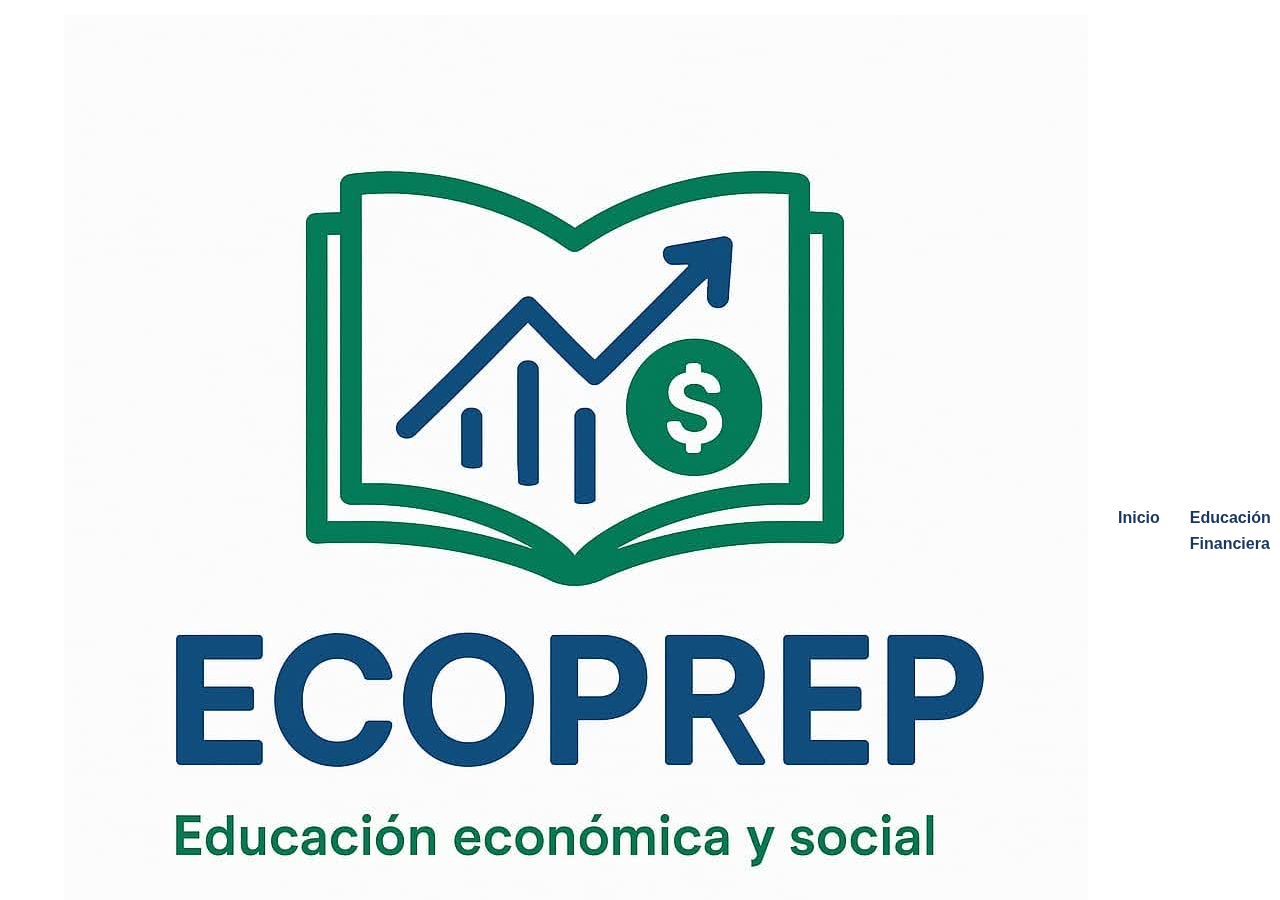
<file: archivos.html>
<!DOCTYPE html>
<html lang="es">
<head>
  <meta charset="UTF-8">
  <meta name="viewport" content="width=device-width, initial-scale=1.0">
  <title>Archivos Descargables - ECOPREP</title>
  <link rel="stylesheet" href="css/styles.css">
  <link rel="stylesheet" href="https://cdnjs.cloudflare.com/ajax/libs/font-awesome/6.0.0-beta3/css/all.min.css">
</head>
<body>
  <header>
    <div class="container">
    <div class="logo">
        <a href="index.html">
            <img src="imagenes/logo.jpg" alt="ECOPREP Logo" class="logo-img">
        </a>
    </div>
    <nav>
        <ul>
          <li><a href="index.html">Inicio</a></li>
          <li><a href="educacion.html">Educación Financiera</a></li>
          <li><a href="archivos.html" class="active">Archivos Descargables</a></li>
          <li><a href="cuestionario.html">Cuestionario</a></li>
          <li><a href="contacto.html">Contacto</a></li>
        </ul>
      </nav>
      <div class="mobile-menu">
        <i class="fas fa-bars"></i>
      </div>
    </div>
  </header>

  <section class="hero-subpage">
    <div class="container">
      <h1>Archivos Descargables</h1>
      <p>Recursos en PDF para ayudarte a mejorar tu educación financiera.</p>
    </div>
  </section>

  <section class="features">
    <div class="container">
      <div class="feature-card">
        <h3>Consejos para mejorar tus finanzas</h3>
        <p>Encontraras consejos para lograr un mejor control sobre tus finanzas</p>
        <a href="archivos/Mejora tus finanzas.pdf" download class="btn">Descargar</a>
      </div>
      <div class="feature-card">
        <h3>Economía y Finanzas</h3>
        <p>Una Pequeña enciclopedia sobre algunos terminos que se ocupan en temas economios y financieros</p>
        <a href="archivos/Economía y Finanzas.pdf" download class="btn">Descargar</a>
      </div>
    </div>
  </section>

  <footer>
    <div class="container">
      <div class="footer-bottom">
        <p>&copy; 2025 ECOPREP. Todos los derechos reservados.</p>
      </div>
    </div>
  </footer>
</body>
</html>
</file>
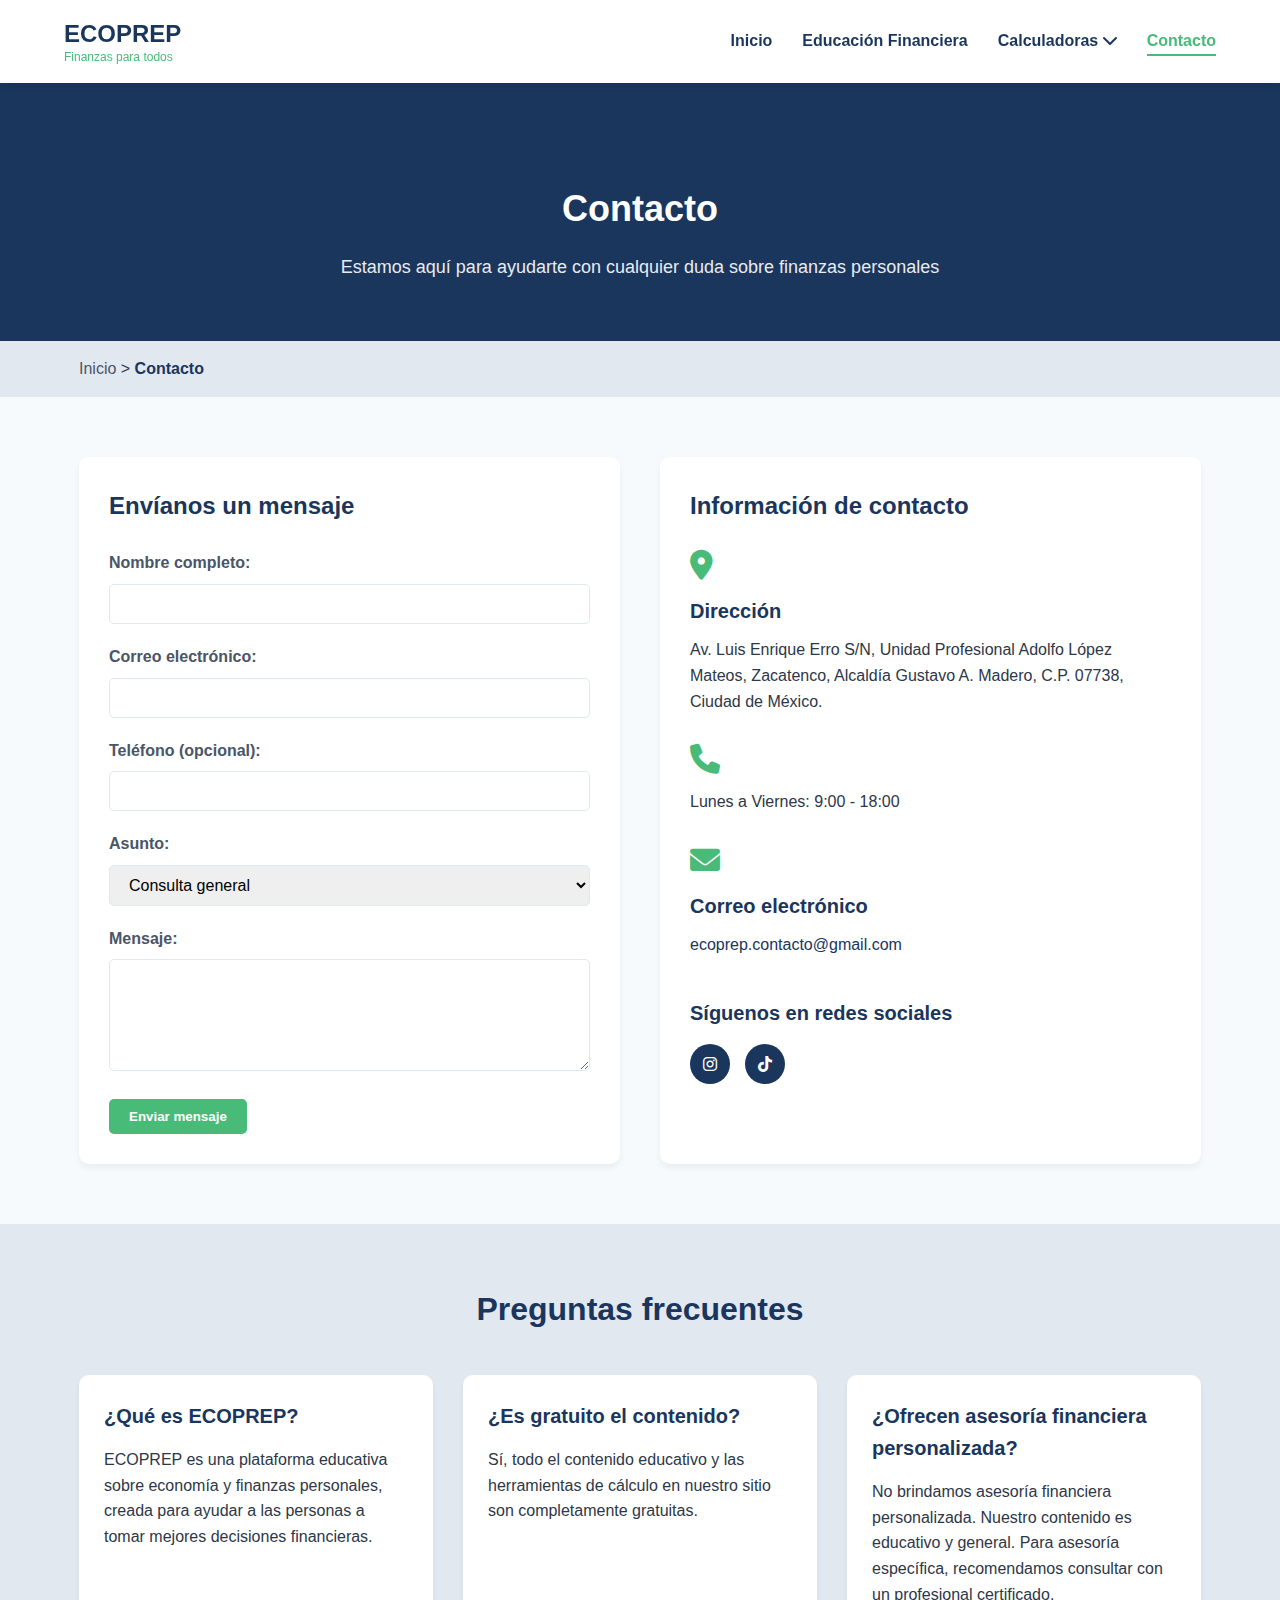
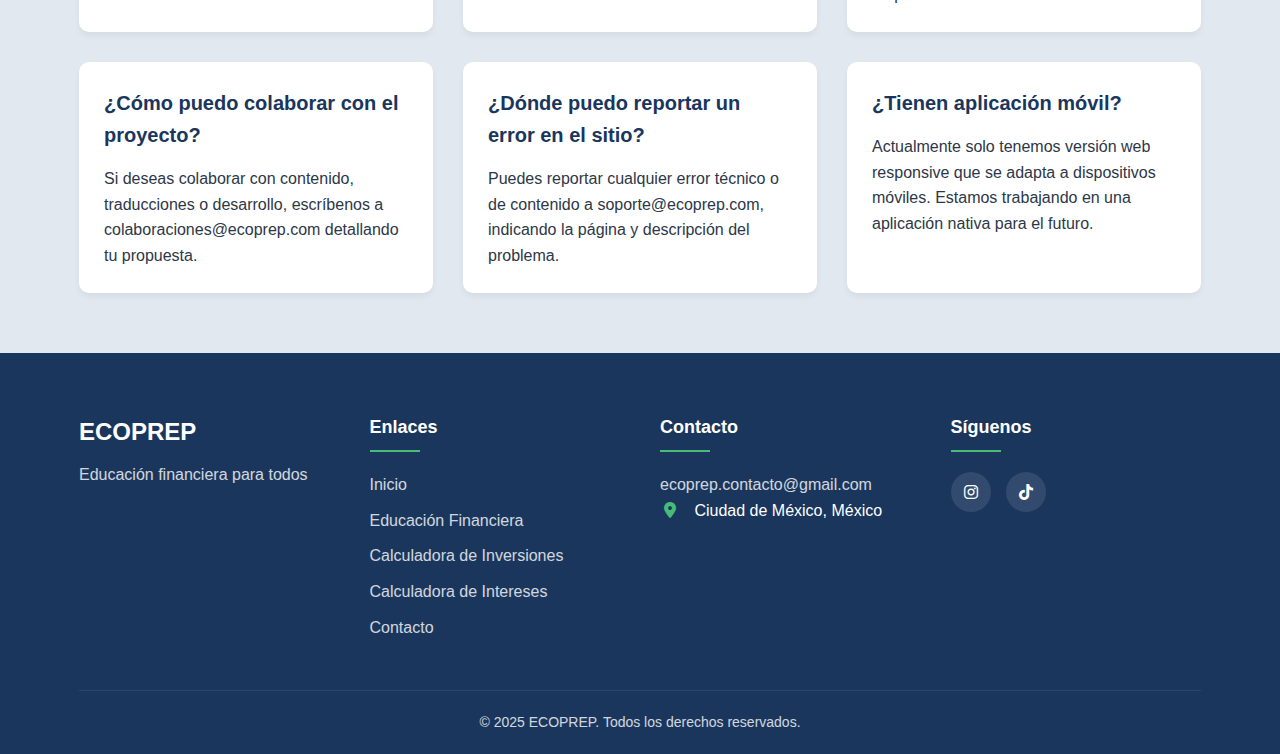
<file: contacto.html>
<!DOCTYPE html>
<html lang="es">
<head>
    <meta charset="UTF-8">
    <meta name="viewport" content="width=device-width, initial-scale=1.0">
    <title>Contacto - ECOPREP</title>
    <link rel="stylesheet" href="css/styles.css">
    <link rel="stylesheet" href="https://cdnjs.cloudflare.com/ajax/libs/font-awesome/6.0.0-beta3/css/all.min.css">
</head>
<body>
    <header>
        <div class="container">
            <div class="logo">
                <h1>ECOPREP</h1>
                <p>Finanzas para todos</p>
            </div>
            <nav>
                <ul>
                    <li><a href="index.html">Inicio</a></li>
                    <li><a href="educacion.html">Educación Financiera</a></li>
                    <li class="dropdown">
                        <a href="#">Calculadoras <i class="fas fa-chevron-down"></i></a>
                        <ul class="dropdown-menu">
                            <li><a href="calculadora-inversiones.html">Inversiones</a></li>
                            <li><a href="calculadora-intereses.html">Intereses</a></li>
                        </ul>
                    </li>
                    <li><a href="contacto.html" class="active">Contacto</a></li>
                </ul>
            </nav>
            <div class="mobile-menu">
                <i class="fas fa-bars"></i>
            </div>
        </div>
    </header>

    <section class="hero-subpage">
        <div class="container">
            <h1>Contacto</h1>
            <p>Estamos aquí para ayudarte con cualquier duda sobre finanzas personales</p>
        </div>
    </section>

    <section class="breadcrumbs">
        <div class="container">
            <a href="index.html">Inicio</a> > <span>Contacto</span>
        </div>
    </section>

    <section class="contact-section">
        <div class="container">
            <div class="contact-grid">
                <div class="contact-form">
                    <h2>Envíanos un mensaje</h2>
                    <form id="contact-form">
                        <div class="form-group">
                            <label for="name">Nombre completo:</label>
                            <input type="text" id="name" required>
                        </div>
                        <div class="form-group">
                            <label for="email">Correo electrónico:</label>
                            <input type="email" id="email" required>
                        </div>
                        <div class="form-group">
                            <label for="phone">Teléfono (opcional):</label>
                            <input type="tel" id="phone">
                        </div>
                        <div class="form-group">
                            <label for="subject">Asunto:</label>
                            <select id="subject">
                                <option value="consulta">Consulta general</option>
                                <option value="soporte">Soporte técnico</option>
                                <option value="colaboracion">Colaboración</option>
                                <option value="otro">Otro</option>
                            </select>
                        </div>
                        <div class="form-group">
                            <label for="message">Mensaje:</label>
                            <textarea id="message" rows="5" required></textarea>
                        </div>
                        <button type="submit" class="btn">Enviar mensaje</button>
                    </form>
                </div>
                <div class="contact-info">
                    <h2>Información de contacto</h2>
                    <div class="info-card">
                        <i class="fas fa-map-marker-alt"></i>
                        <h3>Dirección</h3>
                        <p>Av. Luis Enrique Erro S/N, Unidad Profesional Adolfo López Mateos, Zacatenco, Alcaldía Gustavo A. Madero, C.P. 07738, Ciudad de México.</p>
                    </div>
                    <div class="info-card">
                        <i class="fas fa-phone"></i>
                        <p>Lunes a Viernes: 9:00 - 18:00</p>
                    </div>
                    <div class="info-card">
                        <i class="fas fa-envelope"></i>
                        <h3>Correo electrónico</h3>
                        <a href="https://mail.google.com/mail/?view=cm&fs=1&to=ecoprep.contacto@gmail.com" target="_blank">
  ecoprep.contacto@gmail.com
</a>
                    </div>
                    <div class="social-links">
                        <h3>Síguenos en redes sociales</h3>
                        <div class="social-icons">
                            <a href="https://www.instagram.com/ecoprep_014?igsh=MTJidjd3N2Juc3JudQ==" target="_blank">
  <i class="fab fa-instagram"></i>
</a>

<a href="https://www.tiktok.com/@ecoprep56?_t=ZS-8zItElz9GCu&_r=1" target="_blank">
  <i class="fab fa-tiktok"></i>
</a>

                        </div>
                    </div>
                </div>
            </div>
        </div>
    </section>

    <section class="faq-section">
        <div class="container">
            <h2>Preguntas frecuentes</h2>
            <div class="faq-grid">
                <div class="faq-card">
                    <h3>¿Qué es ECOPREP?</h3>
                    <p>ECOPREP es una plataforma educativa sobre economía y finanzas personales, creada para ayudar a las personas a tomar mejores decisiones financieras.</p>
                </div>
                <div class="faq-card">
                    <h3>¿Es gratuito el contenido?</h3>
                    <p>Sí, todo el contenido educativo y las herramientas de cálculo en nuestro sitio son completamente gratuitas.</p>
                </div>
                <div class="faq-card">
                    <h3>¿Ofrecen asesoría financiera personalizada?</h3>
                    <p>No brindamos asesoría financiera personalizada. Nuestro contenido es educativo y general. Para asesoría específica, recomendamos consultar con un profesional certificado.</p>
                </div>
                <div class="faq-card">
                    <h3>¿Cómo puedo colaborar con el proyecto?</h3>
                    <p>Si deseas colaborar con contenido, traducciones o desarrollo, escríbenos a colaboraciones@ecoprep.com detallando tu propuesta.</p>
                </div>
                <div class="faq-card">
                    <h3>¿Dónde puedo reportar un error en el sitio?</h3>
                    <p>Puedes reportar cualquier error técnico o de contenido a soporte@ecoprep.com, indicando la página y descripción del problema.</p>
                </div>
                <div class="faq-card">
                    <h3>¿Tienen aplicación móvil?</h3>
                    <p>Actualmente solo tenemos versión web responsive que se adapta a dispositivos móviles. Estamos trabajando en una aplicación nativa para el futuro.</p>
                </div>
            </div>
        </div>
    </section>

    <footer>
        <div class="container">
            <div class="footer-grid">
                <div class="footer-logo">
                    <h3>ECOPREP</h3>
                    <p>Educación financiera para todos</p>
                </div>
                <div class="footer-links">
                    <h4>Enlaces</h4>
                    <ul>
                        <li><a href="index.html">Inicio</a></li>
                        <li><a href="educacion.html">Educación Financiera</a></li>
                        <li><a href="calculadora-inversiones.html">Calculadora de Inversiones</a></li>
                        <li><a href="calculadora-intereses.html">Calculadora de Intereses</a></li>
                        <li><a href="contacto.html">Contacto</a></li>
                    </ul>
                </div>
                <div class="footer-contact">
                    <h4>Contacto</h4>
                    <ul>
                        <a href="https://mail.google.com/mail/?view=cm&fs=1&to=ecoprep.contacto@gmail.com" target="_blank">
  ecoprep.contacto@gmail.com
</a>
                        <li><i class="fas fa-map-marker-alt"></i> Ciudad de México, México</li>
                    </ul>
                </div>
                <div class="footer-social">
                    <h4>Síguenos</h4>
                    <div class="social-icons">
                        <a href="https://www.instagram.com/ecoprep_014?igsh=MTJidjd3N2Juc3JudQ==" target="_blank">
  <i class="fab fa-instagram"></i>
</a>

<a href="https://www.tiktok.com/@ecoprep56?_t=ZS-8zItElz9GCu&_r=1" target="_blank">
  <i class="fab fa-tiktok"></i>
</a>

                    </div>
                </div>
            </div>
            <div class="footer-bottom">
                <p>&copy; 2025 ECOPREP. Todos los derechos reservados.</p>
            </div>
        </div>
    </footer>

    <script src="js/main.js"></script>
</body>
</html>
</file>
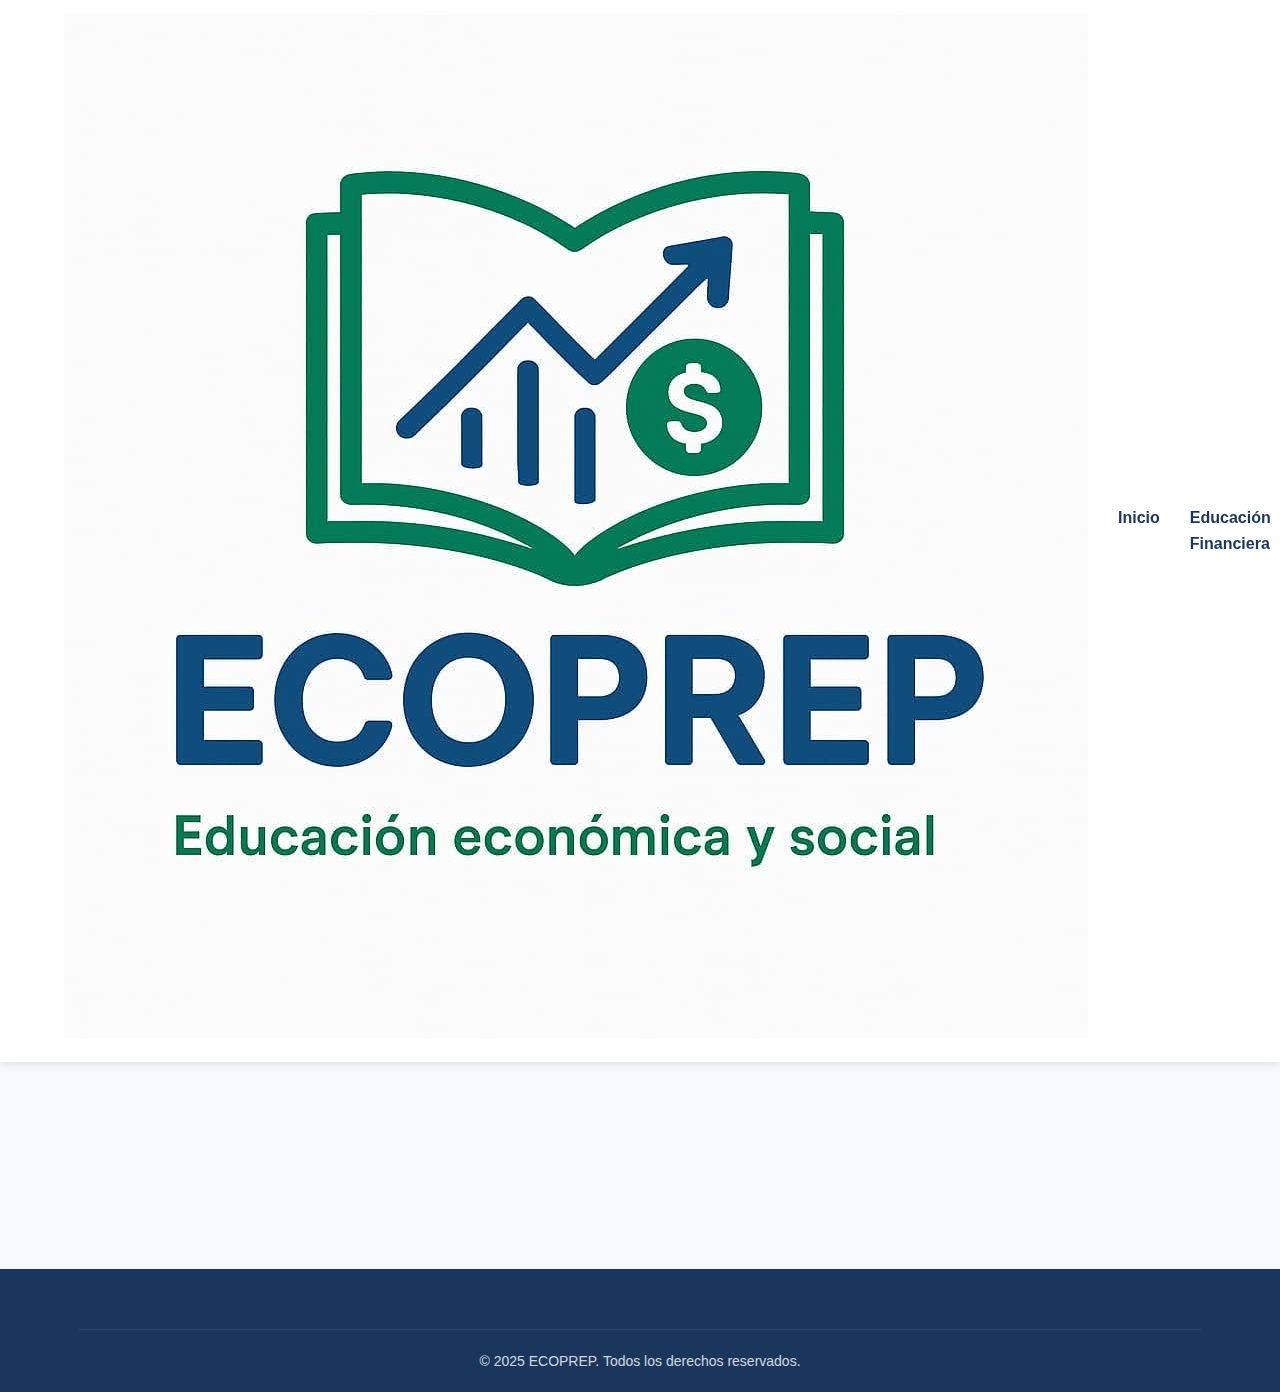
<file: cuestionario.html>
<!DOCTYPE html>
<html lang="es">
<head>
  <meta charset="UTF-8">
  <meta name="viewport" content="width=device-width, initial-scale=1.0">
  <title>Cuestionario - ECOPREP</title>
  <link rel="stylesheet" href="css/styles.css">
  <link rel="stylesheet" href="https://cdnjs.cloudflare.com/ajax/libs/font-awesome/6.0.0-beta3/css/all.min.css">
</head>
<body>
  <header>
   <div class="container">
    <div class="logo">
        <a href="index.html">
            <img src="imagenes/logo.jpg" alt="ECOPREP Logo" class="logo-img">
        </a>
    </div>
    <nav>
        <ul>
          <li><a href="index.html">Inicio</a></li>
          <li><a href="educacion.html">Educación Financiera</a></li>
          <li><a href="archivos.html">Archivos Descargables</a></li>
          <li><a href="cuestionario.html" class="active">Cuestionario</a></li>
          <li><a href="contacto.html">Contacto</a></li>
        </ul>
      </nav>
      <div class="mobile-menu">
        <i class="fas fa-bars"></i>
      </div>
    </div>
  </header>

  <section class="hero-subpage">
    <div class="container">
      <h1>Cuestionario</h1>
      <p>Responde el formulario para poner a prueba tus conocimientos en educación financiera.</p>
    </div>
  </section>

  <section class="about">
    <div class="container" style="max-width:900px;">
      <iframe src="https://docs.google.com/forms/d/e/1FAIpQLSfwXGDvdq5wmMC7S_0k7tUDhEYZjVgBpm0dYoNeaDqoIijBHg/viewform?embedded=true" 
              width="100%" height="800" frameborder="0" marginheight="0" marginwidth="0">Cargando…</iframe>
    </div>
  </section>

  <footer>
    <div class="container">
      <div class="footer-bottom">
        <p>&copy; 2025 ECOPREP. Todos los derechos reservados.</p>
      </div>
    </div>
  </footer>
</body>
</html>
</file>
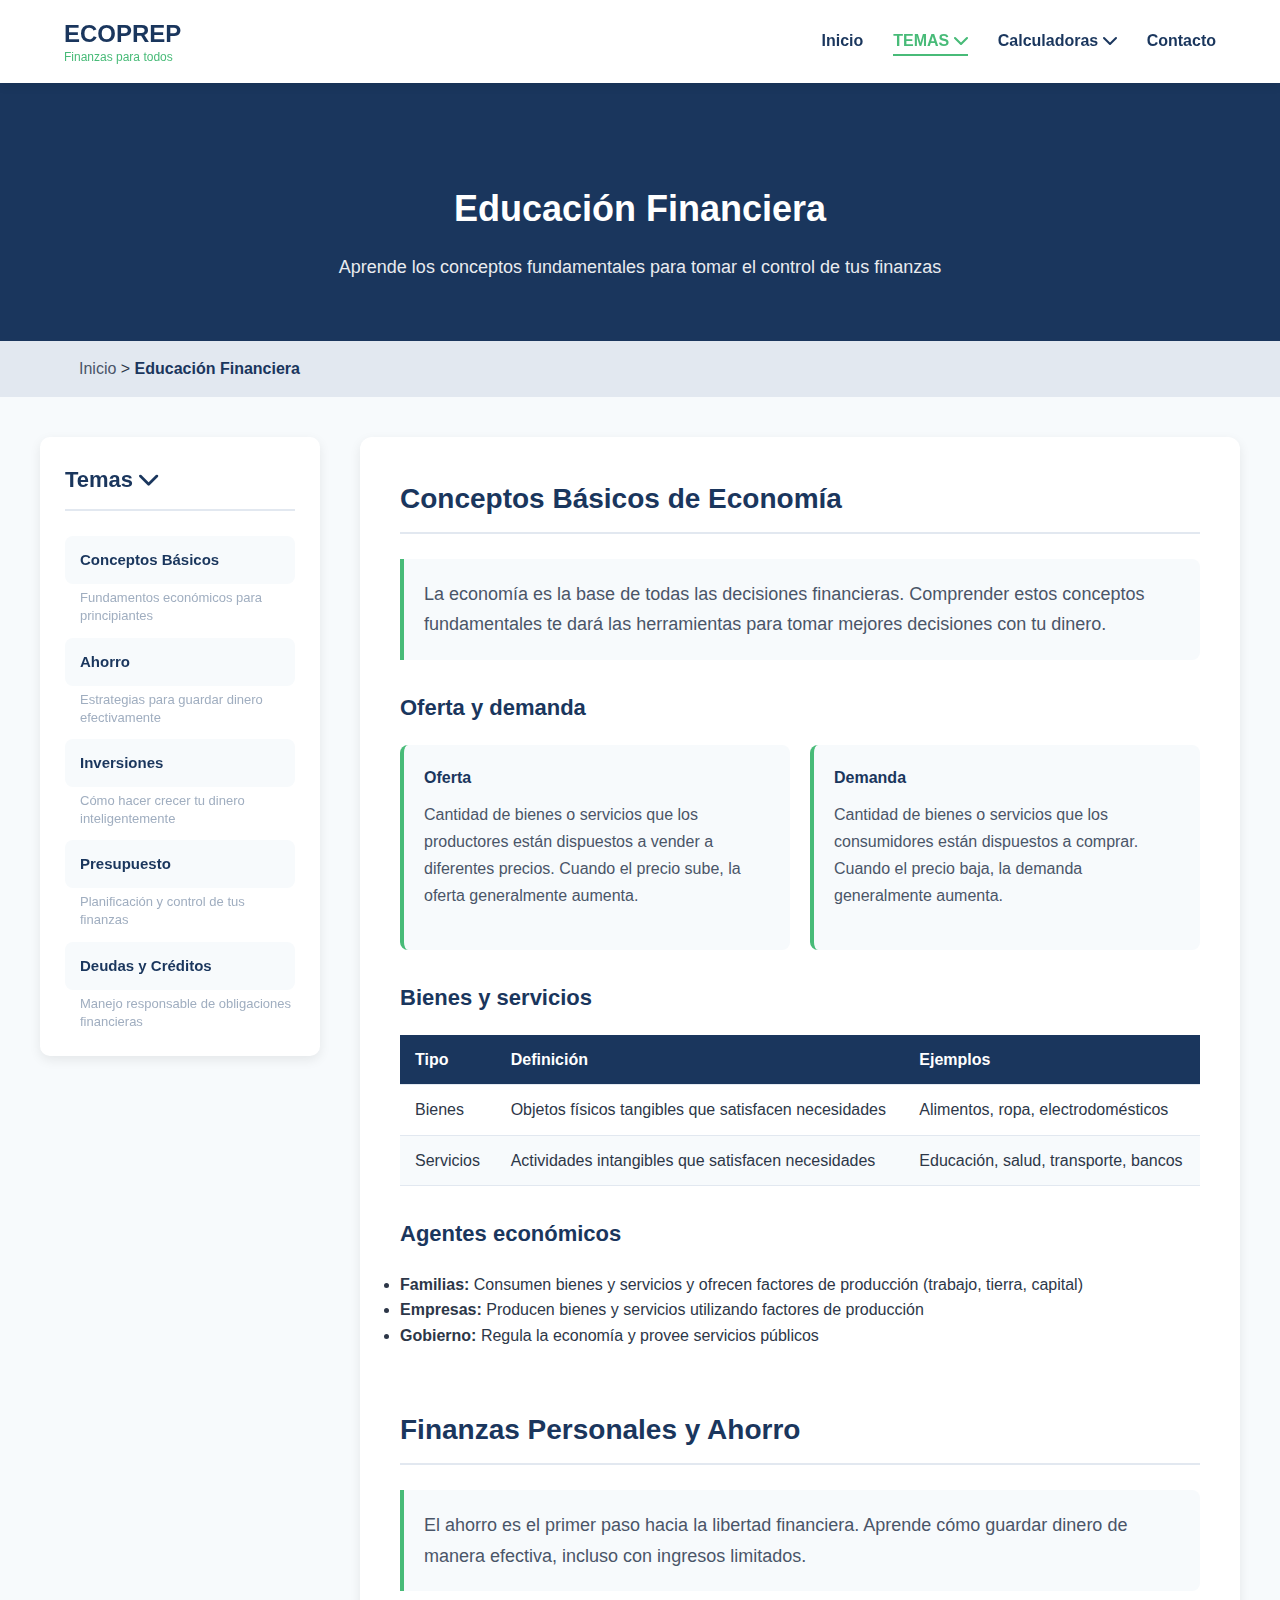
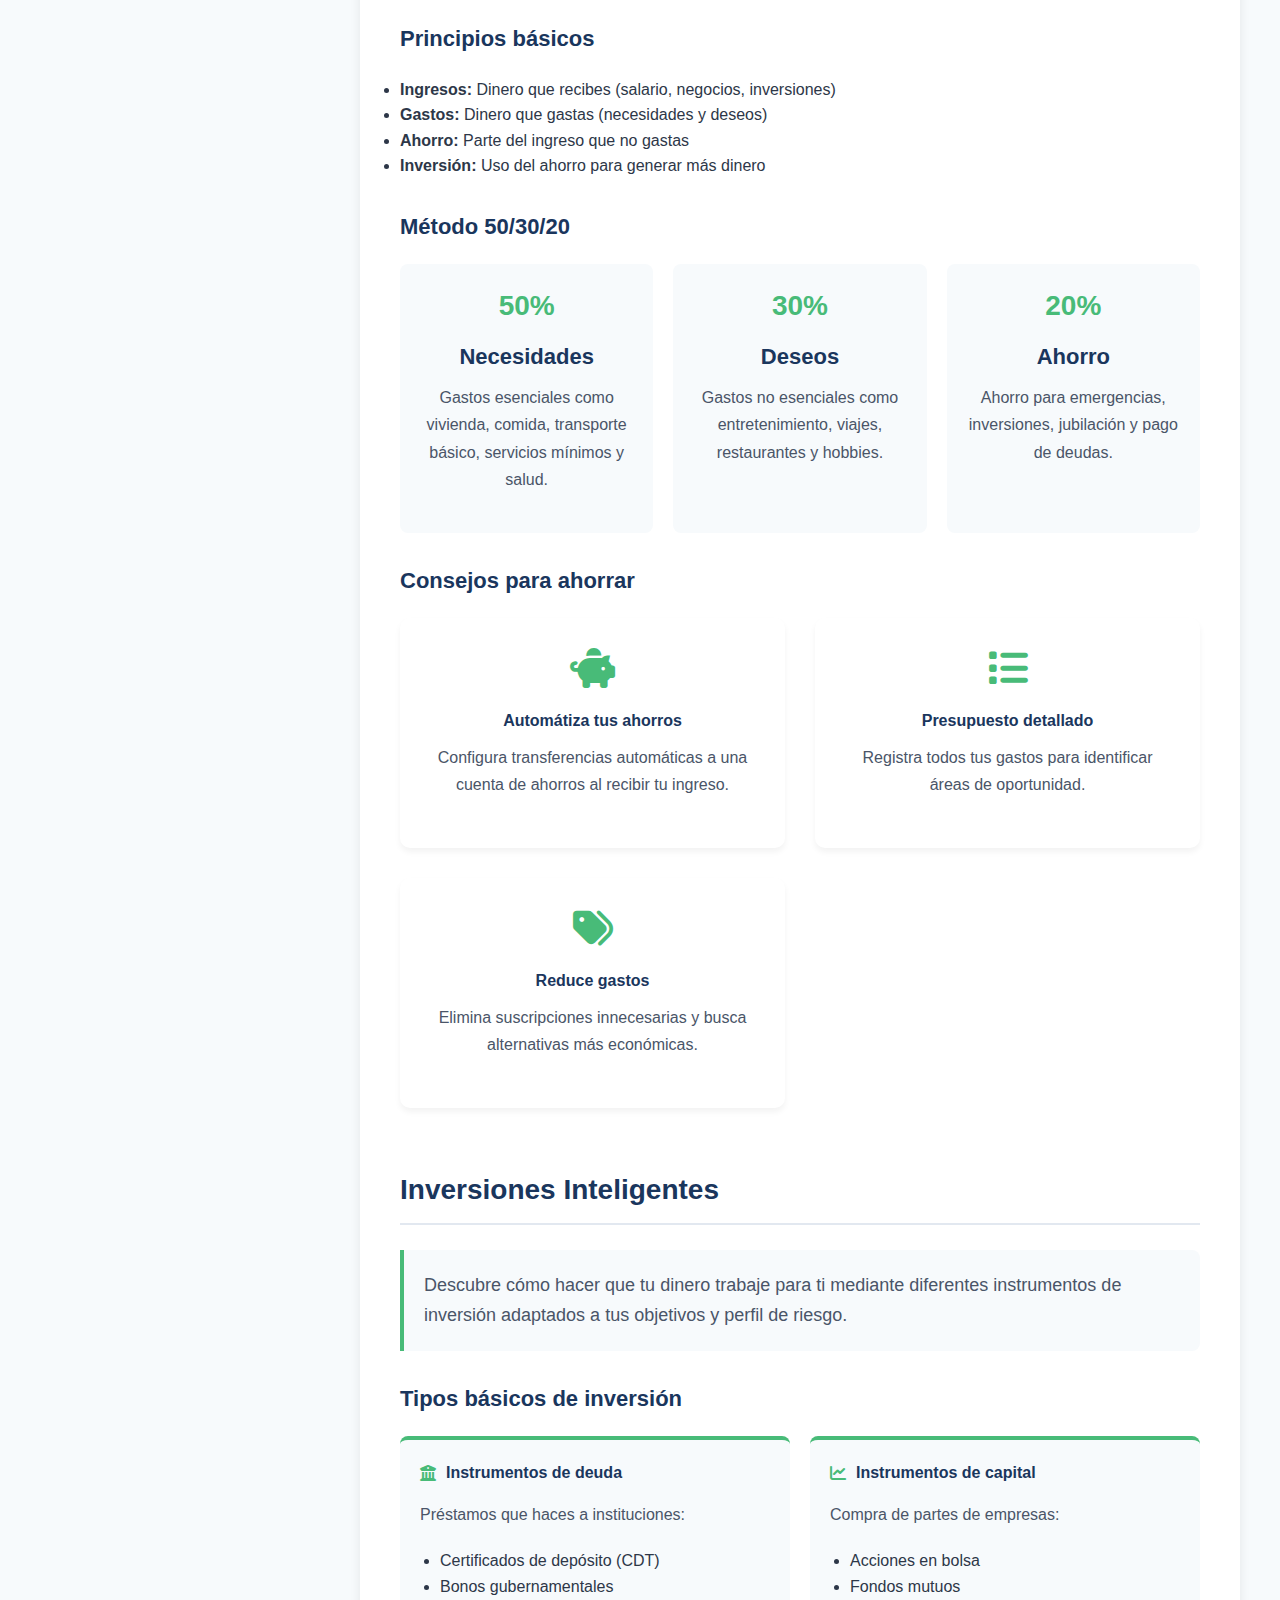
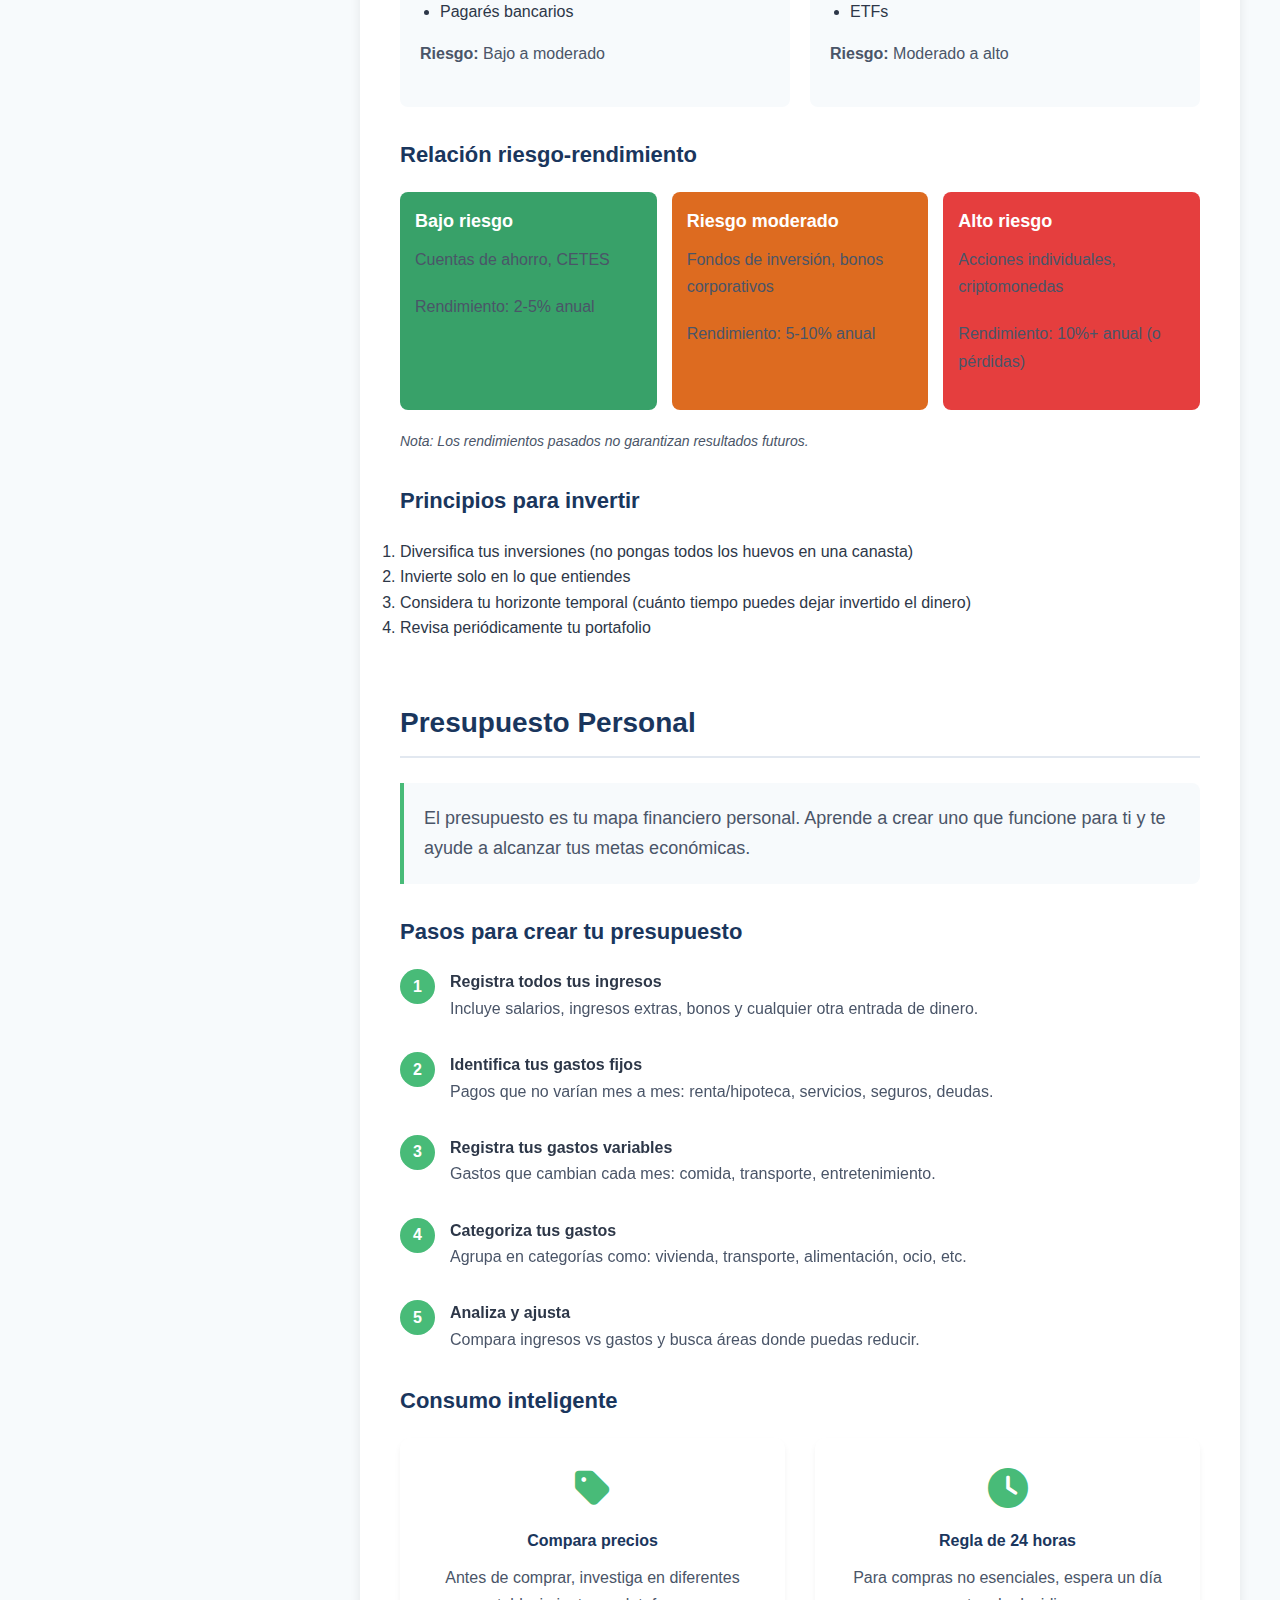
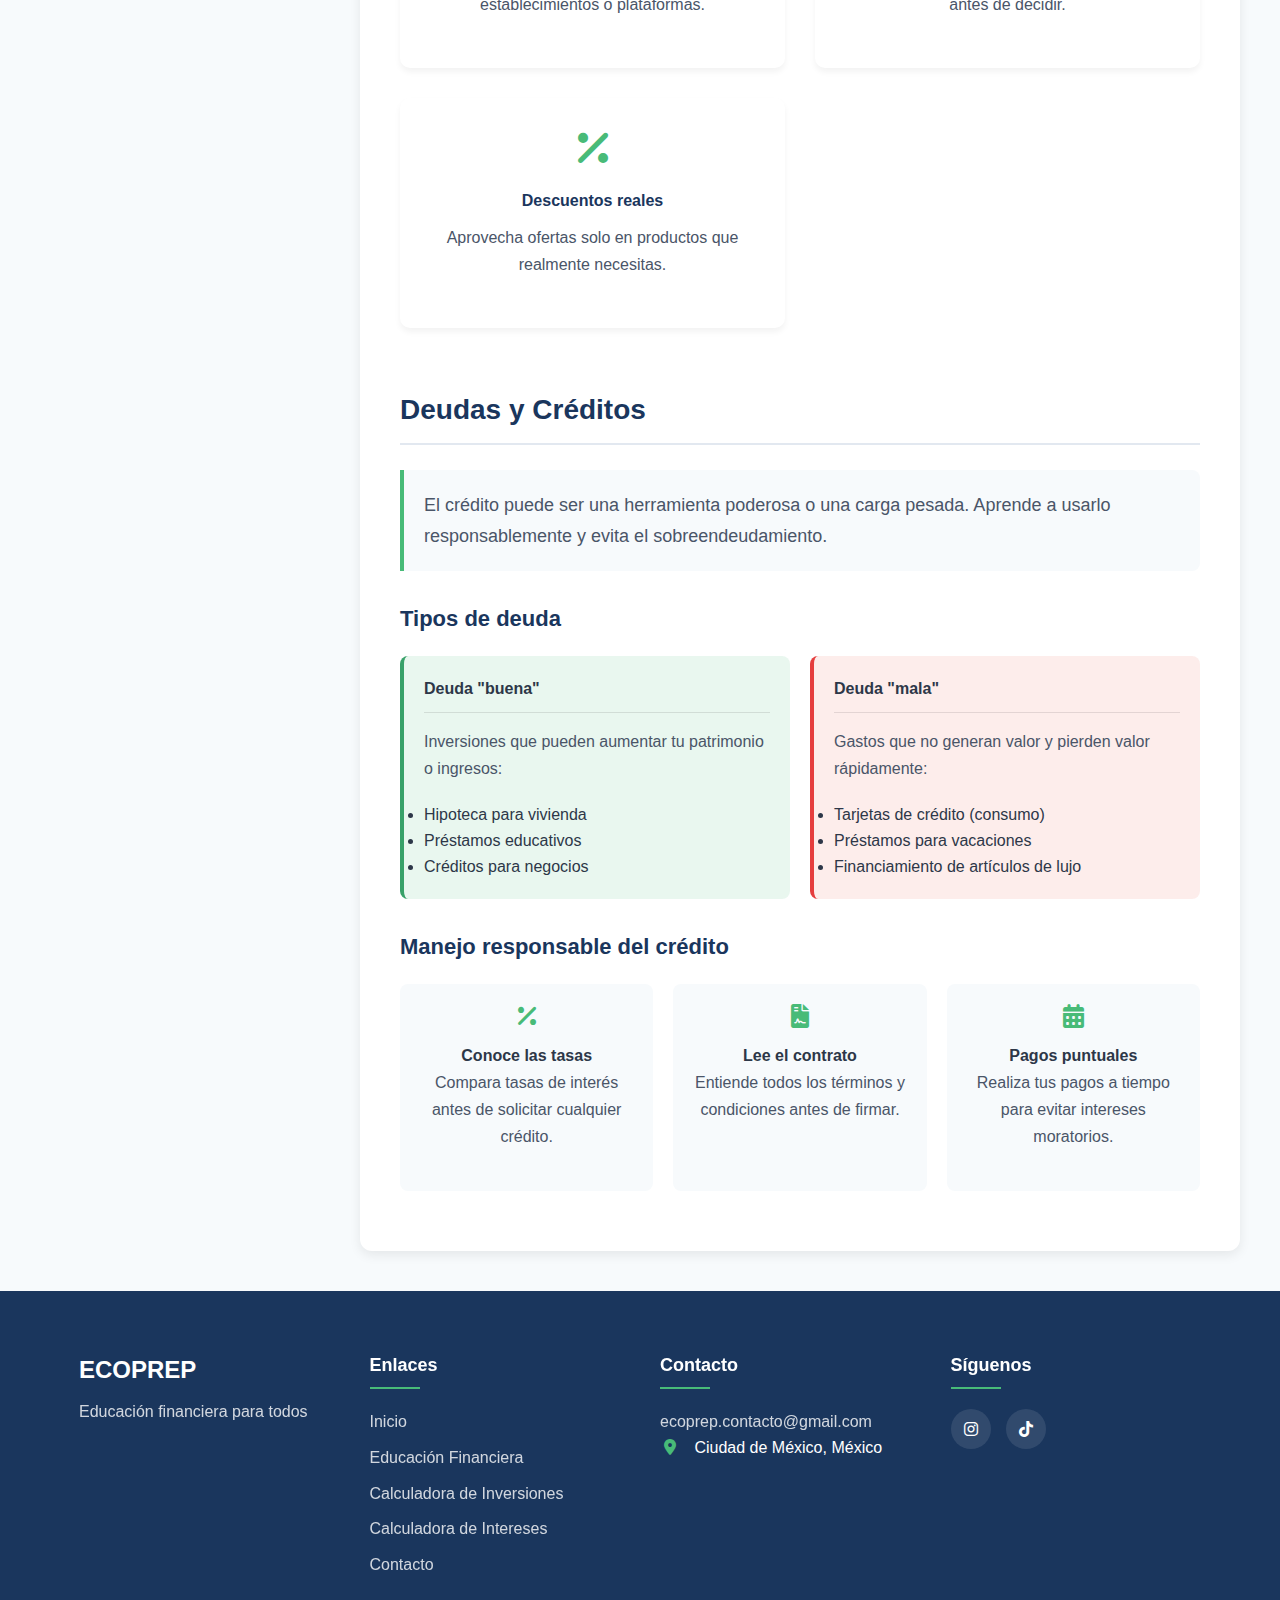
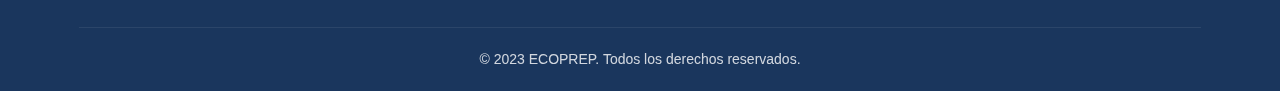
<file: educacion.html>
<!DOCTYPE html>
<html lang="es">
<head>
    <meta charset="UTF-8">
    <meta name="viewport" content="width=device-width, initial-scale=1.0">
    <title>Educación Financiera - ECOPREP</title>
    <link rel="stylesheet" href="css/styles.css">
    <link rel="stylesheet" href="https://cdnjs.cloudflare.com/ajax/libs/font-awesome/6.0.0-beta3/css/all.min.css">
    <style>
        /* Estilos adicionales para el menú desplegable */
        .dropdown-menu {
            display: none;
            position: absolute;
            background-color: #fff;
            min-width: 250px;
            box-shadow: 0px 8px 16px 0px rgba(0,0,0,0.2);
            z-index: 1;
            border-radius: 5px;
            padding: 10px 0;
        }
        
        .dropdown:hover .dropdown-menu {
            display: block;
        }
        
        .dropdown-menu li {
            padding: 8px 15px;
            border-bottom: 1px solid #f0f0f0;
        }
        
        .dropdown-menu li:last-child {
            border-bottom: none;
        }
        
        .dropdown-menu li:hover {
            background-color: #f5f5f5;
        }
        
        .dropdown-menu a {
            color: #333;
            text-decoration: none;
            display: block;
        }
        
        .dropdown-menu h4 {
            padding: 8px 15px;
            margin: 0;
            color: #2c3e50;
            font-size: 16px;
            border-bottom: 1px solid #eee;
            background-color: #f9f9f9;
        }
        
        .dropdown-menu ul {
            list-style: none;
            padding: 0;
            margin: 0;
        }
    </style>
</head>
<body>
    <header>
        <div class="container">
            <div class="logo">
                <h1>ECOPREP</h1>
                <p>Finanzas para todos</p>
            </div>
            <nav>
                <ul>
                    <li><a href="index.html">Inicio</a></li>
                    <li class="dropdown">
                        <a href="educacion.html" class="active">TEMAS <i class="fas fa-chevron-down"></i></a>
                        <div class="dropdown-menu">
                            <h4>Conceptos Básicos</h4>
                            <ul>
                                <li><a href="#basicos">Fundamentos económicos</a></li>
                                <li><a href="#oferta-demanda">Oferta y demanda</a></li>
                                <li><a href="#bienes-servicios">Bienes y servicios</a></li>
                            </ul>
                            
                            <h4>Estrategias</h4>
                            <ul>
                                <li><a href="#metodo-50-30-20">Método 50/30/20</a></li>
                                <li><a href="#finanzas-personales">Finanzas personales</a></li>
                                <li><a href="#inversiones">Inversiones</a></li>
                            </ul>
                            
                            <h4>Cómo invertir</h4>
                            <ul>
                                <li><a href="#tipos-inversion">Tipos de inversión</a></li>
                                <li><a href="#riesgo-rendimiento">Riesgo y rendimiento</a></li>
                                <li><a href="#presupuesto">Presupuesto</a></li>
                            </ul>
                            
                            <h4>Consumo inteligente</h4>
                            <ul>
                                <li><a href="#consumo-inteligente">Cómo crearlo</a></li>
                                <li><a href="#control-gastos">Control de gastos</a></li>
                                <li><a href="#ahorro">Ahorro</a></li>
                            </ul>
                        </div>
                    </li>
                    <li class="dropdown">
                        <a href="#">Calculadoras <i class="fas fa-chevron-down"></i></a>
                        <ul class="dropdown-menu">
                            <li><a href="calculadora-inversiones.html">Inversiones</a></li>
                            <li><a href="calculadora-intereses.html">Intereses</a></li>
                        </ul>
                    </li>
                    <li><a href="contacto.html">Contacto</a></li>
                </ul>
            </nav>
            <div class="mobile-menu">
                <i class="fas fa-bars"></i>
            </div>
        </div>
    </header>

    <section class="hero-subpage">
        <div class="container">
            <h1>Educación Financiera</h1>
            <p>Aprende los conceptos fundamentales para tomar el control de tus finanzas</p>
        </div>
    </section>

    <section class="breadcrumbs">
        <div class="container">
            <a href="index.html">Inicio</a> > <span>Educación Financiera</span>
        </div>
    </section>

    <section class="education-content">
        <!-- Menú lateral de temas -->
        <aside class="education-nav">
            <h3>Temas <i class="fas fa-chevron-down"></i></h3>
            <div class="topics-container">
                <ul>
                    <li>
                        <a href="#basicos">Conceptos Básicos</a>
                        <p class="topic-description">Fundamentos económicos para principiantes</p>
                    </li>
                    <li>
                        <a href="#ahorro">Ahorro</a>
                        <p class="topic-description">Estrategias para guardar dinero efectivamente</p>
                    </li>
                    <li>
                        <a href="#inversiones">Inversiones</a>
                        <p class="topic-description">Cómo hacer crecer tu dinero inteligentemente</p>
                    </li>
                    <li>
                        <a href="#presupuesto">Presupuesto</a>
                        <p class="topic-description">Planificación y control de tus finanzas</p>
                    </li>
                    <li>
                        <a href="#deudas">Deudas y Créditos</a>
                        <p class="topic-description">Manejo responsable de obligaciones financieras</p>
                    </li>
                </ul>
            </div>
        </aside>

        <!-- Contenido principal -->
        <main class="education-main">
            <article id="basicos">
                <h2>Conceptos Básicos de Economía</h2>
                <p class="section-intro">La economía es la base de todas las decisiones financieras. Comprender estos conceptos fundamentales te dará las herramientas para tomar mejores decisiones con tu dinero.</p>
                
                <h3 id="oferta-demanda">Oferta y demanda</h3>
                <div class="concept-cards">
                    <div class="concept-card">
                        <h4>Oferta</h4>
                        <p>Cantidad de bienes o servicios que los productores están dispuestos a vender a diferentes precios. Cuando el precio sube, la oferta generalmente aumenta.</p>
                    </div>
                    <div class="concept-card">
                        <h4>Demanda</h4>
                        <p>Cantidad de bienes o servicios que los consumidores están dispuestos a comprar. Cuando el precio baja, la demanda generalmente aumenta.</p>
                    </div>
                </div>
                
                <h3 id="bienes-servicios">Bienes y servicios</h3>
                <table class="comparison-table">
                    <thead>
                        <tr>
                            <th>Tipo</th>
                            <th>Definición</th>
                            <th>Ejemplos</th>
                        </tr>
                    </thead>
                    <tbody>
                        <tr>
                            <td>Bienes</td>
                            <td>Objetos físicos tangibles que satisfacen necesidades</td>
                            <td>Alimentos, ropa, electrodomésticos</td>
                        </tr>
                        <tr>
                            <td>Servicios</td>
                            <td>Actividades intangibles que satisfacen necesidades</td>
                            <td>Educación, salud, transporte, bancos</td>
                        </tr>
                    </tbody>
                </table>
                
                <h3>Agentes económicos</h3>
                <ul>
                    <li><strong>Familias:</strong> Consumen bienes y servicios y ofrecen factores de producción (trabajo, tierra, capital)</li>
                    <li><strong>Empresas:</strong> Producen bienes y servicios utilizando factores de producción</li>
                    <li><strong>Gobierno:</strong> Regula la economía y provee servicios públicos</li>
                </ul>
            </article>
            
            <article id="ahorro">
                <h2>Finanzas Personales y Ahorro</h2>
                <p class="section-intro">El ahorro es el primer paso hacia la libertad financiera. Aprende cómo guardar dinero de manera efectiva, incluso con ingresos limitados.</p>
                
                <h3 id="finanzas-personales">Principios básicos</h3>
                <ul>
                    <li><strong>Ingresos:</strong> Dinero que recibes (salario, negocios, inversiones)</li>
                    <li><strong>Gastos:</strong> Dinero que gastas (necesidades y deseos)</li>
                    <li><strong>Ahorro:</strong> Parte del ingreso que no gastas</li>
                    <li><strong>Inversión:</strong> Uso del ahorro para generar más dinero</li>
                </ul>
                
                <h3 id="metodo-50-30-20">Método 50/30/20</h3>
                <div class="method-grid">
                    <div class="method-card">
                        <div class="method-percent">50%</div>
                        <h4>Necesidades</h4>
                        <p>Gastos esenciales como vivienda, comida, transporte básico, servicios mínimos y salud.</p>
                    </div>
                    <div class="method-card">
                        <div class="method-percent">30%</div>
                        <h4>Deseos</h4>
                        <p>Gastos no esenciales como entretenimiento, viajes, restaurantes y hobbies.</p>
                    </div>
                    <div class="method-card">
                        <div class="method-percent">20%</div>
                        <h4>Ahorro</h4>
                        <p>Ahorro para emergencias, inversiones, jubilación y pago de deudas.</p>
                    </div>
                </div>
                
                <h3>Consejos para ahorrar</h3>
                <div class="tips-grid">
                    <div class="tip-card">
                        <i class="fas fa-piggy-bank"></i>
                        <h4>Automátiza tus ahorros</h4>
                        <p>Configura transferencias automáticas a una cuenta de ahorros al recibir tu ingreso.</p>
                    </div>
                    <div class="tip-card">
                        <i class="fas fa-list"></i>
                        <h4>Presupuesto detallado</h4>
                        <p>Registra todos tus gastos para identificar áreas de oportunidad.</p>
                    </div>
                    <div class="tip-card">
                        <i class="fas fa-tags"></i>
                        <h4>Reduce gastos</h4>
                        <p>Elimina suscripciones innecesarias y busca alternativas más económicas.</p>
                    </div>
                </div>
            </article>
            
            <article id="inversiones">
                <h2>Inversiones Inteligentes</h2>
                <p class="section-intro">Descubre cómo hacer que tu dinero trabaje para ti mediante diferentes instrumentos de inversión adaptados a tus objetivos y perfil de riesgo.</p>
                
                <h3 id="tipos-inversion">Tipos básicos de inversión</h3>
                <div class="investment-types">
                    <div class="type-card">
                        <h4><i class="fas fa-university"></i> Instrumentos de deuda</h4>
                        <p>Préstamos que haces a instituciones:</p>
                        <ul>
                            <li>Certificados de depósito (CDT)</li>
                            <li>Bonos gubernamentales</li>
                            <li>Pagarés bancarios</li>
                        </ul>
                        <p><strong>Riesgo:</strong> Bajo a moderado</p>
                    </div>
                    <div class="type-card">
                        <h4><i class="fas fa-chart-line"></i> Instrumentos de capital</h4>
                        <p>Compra de partes de empresas:</p>
                        <ul>
                            <li>Acciones en bolsa</li>
                            <li>Fondos mutuos</li>
                            <li>ETFs</li>
                        </ul>
                        <p><strong>Riesgo:</strong> Moderado a alto</p>
                    </div>
                </div>
                
                <h3 id="riesgo-rendimiento">Relación riesgo-rendimiento</h3>
                <div class="risk-scale">
                    <div class="risk-level low-risk">
                        <h5>Bajo riesgo</h5>
                        <p>Cuentas de ahorro, CETES</p>
                        <p>Rendimiento: 2-5% anual</p>
                    </div>
                    <div class="risk-level medium-risk">
                        <h5>Riesgo moderado</h5>
                        <p>Fondos de inversión, bonos corporativos</p>
                        <p>Rendimiento: 5-10% anual</p>
                    </div>
                    <div class="risk-level high-risk">
                        <h5>Alto riesgo</h5>
                        <p>Acciones individuales, criptomonedas</p>
                        <p>Rendimiento: 10%+ anual (o pérdidas)</p>
                    </div>
                </div>
                <p class="risk-note">Nota: Los rendimientos pasados no garantizan resultados futuros.</p>
                
                <h3>Principios para invertir</h3>
                <ol>
                    <li>Diversifica tus inversiones (no pongas todos los huevos en una canasta)</li>
                    <li>Invierte solo en lo que entiendes</li>
                    <li>Considera tu horizonte temporal (cuánto tiempo puedes dejar invertido el dinero)</li>
                    <li>Revisa periódicamente tu portafolio</li>
                </ol>
            </article>
            
            <article id="presupuesto">
                <h2>Presupuesto Personal</h2>
                <p class="section-intro">El presupuesto es tu mapa financiero personal. Aprende a crear uno que funcione para ti y te ayude a alcanzar tus metas económicas.</p>
                
                <h3 id="control-gastos">Pasos para crear tu presupuesto</h3>
                <ol class="steps-list">
                    <li>
                        <h4>Registra todos tus ingresos</h4>
                        <p>Incluye salarios, ingresos extras, bonos y cualquier otra entrada de dinero.</p>
                    </li>
                    <li>
                        <h4>Identifica tus gastos fijos</h4>
                        <p>Pagos que no varían mes a mes: renta/hipoteca, servicios, seguros, deudas.</p>
                    </li>
                    <li>
                        <h4>Registra tus gastos variables</h4>
                        <p>Gastos que cambian cada mes: comida, transporte, entretenimiento.</p>
                    </li>
                    <li>
                        <h4>Categoriza tus gastos</h4>
                        <p>Agrupa en categorías como: vivienda, transporte, alimentación, ocio, etc.</p>
                    </li>
                    <li>
                        <h4>Analiza y ajusta</h4>
                        <p>Compara ingresos vs gastos y busca áreas donde puedas reducir.</p>
                    </li>
                </ol>
                
                <h3 id="consumo-inteligente">Consumo inteligente</h3>
                <div class="tips-grid">
                    <div class="tip-card">
                        <i class="fas fa-tag"></i>
                        <h4>Compara precios</h4>
                        <p>Antes de comprar, investiga en diferentes establecimientos o plataformas.</p>
                    </div>
                    <div class="tip-card">
                        <i class="fas fa-clock"></i>
                        <h4>Regla de 24 horas</h4>
                        <p>Para compras no esenciales, espera un día antes de decidir.</p>
                    </div>
                    <div class="tip-card">
                        <i class="fas fa-percentage"></i>
                        <h4>Descuentos reales</h4>
                        <p>Aprovecha ofertas solo en productos que realmente necesitas.</p>
                    </div>
                </div>
            </article>
            
            <article id="deudas">
                <h2>Deudas y Créditos</h2>
                <p class="section-intro">El crédito puede ser una herramienta poderosa o una carga pesada. Aprende a usarlo responsablemente y evita el sobreendeudamiento.</p>
                
                <h3>Tipos de deuda</h3>
                <div class="debt-types">
                    <div class="debt-card good-debt">
                        <h4>Deuda "buena"</h4>
                        <p>Inversiones que pueden aumentar tu patrimonio o ingresos:</p>
                        <ul>
                            <li>Hipoteca para vivienda</li>
                            <li>Préstamos educativos</li>
                            <li>Créditos para negocios</li>
                        </ul>
                    </div>
                    <div class="debt-card bad-debt">
                        <h4>Deuda "mala"</h4>
                        <p>Gastos que no generan valor y pierden valor rápidamente:</p>
                        <ul>
                            <li>Tarjetas de crédito (consumo)</li>
                            <li>Préstamos para vacaciones</li>
                            <li>Financiamiento de artículos de lujo</li>
                        </ul>
                    </div>
                </div>
                
                <h3>Manejo responsable del crédito</h3>
                <div class="credit-tips">
                    <div class="credit-tip">
                        <i class="fas fa-percentage"></i>
                        <h4>Conoce las tasas</h4>
                        <p>Compara tasas de interés antes de solicitar cualquier crédito.</p>
                    </div>
                    <div class="credit-tip">
                        <i class="fas fa-file-contract"></i>
                        <h4>Lee el contrato</h4>
                        <p>Entiende todos los términos y condiciones antes de firmar.</p>
                    </div>
                    <div class="credit-tip">
                        <i class="fas fa-calendar-alt"></i>
                        <h4>Pagos puntuales</h4>
                        <p>Realiza tus pagos a tiempo para evitar intereses moratorios.</p>
                    </div>
                </div>
            </article>
        </main>
    </section>

    <footer>
        <div class="container">
            <div class="footer-grid">
                <div class="footer-logo">
                    <h3>ECOPREP</h3>
                    <p>Educación financiera para todos</p>
                </div>
                <div class="footer-links">
                    <h4>Enlaces</h4>
                    <ul>
                        <li><a href="index.html">Inicio</a></li>
                        <li><a href="educacion.html">Educación Financiera</a></li>
                        <li><a href="calculadora-inversiones.html">Calculadora de Inversiones</a></li>
                        <li><a href="calculadora-intereses.html">Calculadora de Intereses</a></li>
                        <li><a href="contacto.html">Contacto</a></li>
                    </ul>
                </div>
                <div class="footer-contact">
                    <h4>Contacto</h4>
                    <ul>
                        <a href="https://mail.google.com/mail/?view=cm&fs=1&to=ecoprep.contacto@gmail.com" target="_blank">
  ecoprep.contacto@gmail.com
</a>
                        <li><i class="fas fa-map-marker-alt"></i> Ciudad de México, México</li>
                    </ul>
                </div>
                <div class="footer-social">
                    <h4>Síguenos</h4>
                    <div class="social-icons">
                        <a href="https://www.instagram.com/ecoprep_014?igsh=MTJidjd3N2Juc3JudQ==" target="_blank">
  <i class="fab fa-instagram"></i>
</a>

<a href="https://www.tiktok.com/@ecoprep56?_t=ZS-8zItElz9GCu&_r=1" target="_blank">
  <i class="fab fa-tiktok"></i>
</a>

                    </div>
                </div>
            </div>
            <div class="footer-bottom">
                <p>&copy; 2023 ECOPREP. Todos los derechos reservados.</p>
            </div>
        </div>
    </footer>

    <script src="js/main.js"></script>
    <script>
        document.addEventListener('DOMContentLoaded', function() {
            const educationNav = document.querySelector('.education-nav');
            const navTitle = educationNav.querySelector('h3');
            
            // Alternar con clic
            navTitle.addEventListener('click', function() {
                educationNav.classList.toggle('collapsed');
            });
            
            // Alternar con hover
            educationNav.addEventListener('mouseenter', function() {
                if (educationNav.classList.contains('collapsed')) {
                    educationNav.classList.remove('collapsed');
                }
            });
        });
    </script>
</body>
</html>
</file>
<file: css/styles.css>
/* Estilos generales */
:root {
    --primary-color: #1a365d; /* Azul oscuro */
    --secondary-color: #48bb78; /* Verde claro */
    --accent-color: #4299e1; /* Azul claro */
    --background-color: #f7fafc; /* Gris muy claro */
    --text-color: #2d3748; /* Gris oscuro */
    --light-text: #ffffff; /* Blanco */
    --gray-light: #e2e8f0;
    --gray-medium: #a0aec0;
    --gray-dark: #4a5568;
    --success-color: #38a169;
    --warning-color: #dd6b20;
    --danger-color: #e53e3e;
    --good-debt: #38a169;
    --bad-debt: #e53e3e;
}

* {
    margin: 0;
    padding: 0;
    box-sizing: border-box;
}

body {
    font-family: 'Segoe UI', Tahoma, Geneva, Verdana, sans-serif;
    line-height: 1.6;
    color: var(--text-color);
    background-color: var(--background-color);
}

.container {
    width: 90%;
    max-width: 1200px;
    margin: 0 auto;
    padding: 0 15px;
}

a {
    text-decoration: none;
    color: var(--primary-color);
    transition: color 0.3s ease;
}

a:hover {
    color: var(--secondary-color);
}

.btn {
    display: inline-block;
    padding: 10px 20px;
    background-color: var(--secondary-color);
    color: var(--light-text);
    border-radius: 5px;
    font-weight: 600;
    transition: all 0.3s ease;
    border: none;
    cursor: pointer;
}

.btn:hover {
    background-color: #38a169;
    color: var(--light-text);
    transform: translateY(-2px);
    box-shadow: 0 4px 6px rgba(0, 0, 0, 0.1);
}

.btn-secondary {
    background-color: var(--gray-medium);
}

.btn-secondary:hover {
    background-color: var(--gray-dark);
}

/* Header */
header {
    background-color: var(--light-text);
    box-shadow: 0 2px 10px rgba(0, 0, 0, 0.1);
    position: fixed;
    width: 100%;
    top: 0;
    z-index: 1000;
}

header .container {
    display: flex;
    justify-content: space-between;
    align-items: center;
    padding: 15px 0;
}

.logo h1 {
    color: var(--primary-color);
    font-size: 24px;
    font-weight: 700;
}

.logo p {
    color: var(--secondary-color);
    font-size: 12px;
    margin-top: -5px;
}

nav ul {
    display: flex;
    list-style: none;
}

nav ul li {
    margin-left: 30px;
    position: relative;
}

nav ul li a {
    font-weight: 600;
    padding: 5px 0;
}

nav ul li a.active {
    color: var(--secondary-color);
    border-bottom: 2px solid var(--secondary-color);
}

/* Mega menú */
.mega-menu {
    position: static !important;
}

.mega-menu-content {
    position: absolute;
    left: 0;
    width: 100%;
    background-color: var(--light-text);
    box-shadow: 0 10px 15px rgba(0, 0, 0, 0.1);
    padding: 30px;
    display: none;
    grid-template-columns: repeat(auto-fit, minmax(200px, 1fr));
    gap: 30px;
    z-index: 999;
}

.mega-menu:hover .mega-menu-content {
    display: grid;
}

.mega-menu-column h4 {
    color: var(--primary-color);
    margin-bottom: 15px;
    padding-bottom: 10px;
    border-bottom: 2px solid var(--gray-light);
}

.mega-menu-column ul {
    list-style: none;
}

.mega-menu-column ul li {
    margin-bottom: 10px;
}

.mega-menu-column ul li a {
    color: var(--gray-dark);
    font-weight: 500;
    transition: all 0.3s ease;
    padding: 5px 0;
    display: block;
}

.mega-menu-column ul li a:hover {
    color: var(--secondary-color);
    transform: translateX(5px);
}

/* Dropdown menu */
.dropdown-menu {
    position: absolute;
    top: 100%;
    left: 0;
    background-color: var(--light-text);
    box-shadow: 0 4px 6px rgba(0, 0, 0, 0.1);
    border-radius: 5px;
    padding: 10px 0;
    min-width: 180px;
    opacity: 0;
    visibility: hidden;
    transition: all 0.3s ease;
    z-index: 100;
}

.dropdown:hover .dropdown-menu {
    opacity: 1;
    visibility: visible;
}

.dropdown-menu li {
    margin: 0;
    padding: 5px 15px;
}

.dropdown-menu li a {
    display: block;
    padding: 5px 0;
    font-weight: 500;
}

.mobile-menu {
    display: none;
    font-size: 24px;
    cursor: pointer;
}

/* Hero section */
.hero {
    background: linear-gradient(rgba(26, 54, 93, 0.8), rgba(26, 54, 93, 0.8)), url('../images/hero-bg.jpg') no-repeat center center/cover;
    color: var(--light-text);
    text-align: center;
    padding: 180px 0 100px;
    margin-top: 60px;
}

.hero h1 {
    font-size: 42px;
    margin-bottom: 20px;
    font-weight: 700;
}

.hero p {
    font-size: 20px;
    margin-bottom: 30px;
    max-width: 700px;
    margin-left: auto;
    margin-right: auto;
}

.hero-subpage {
    background-color: var(--primary-color);
    color: var(--light-text);
    text-align: center;
    padding: 120px 0 60px;
    margin-top: 60px;
}

.hero-subpage h1 {
    font-size: 36px;
    margin-bottom: 15px;
    font-weight: 700;
}

.hero-subpage p {
    font-size: 18px;
    opacity: 0.9;
}

/* Breadcrumbs */
.breadcrumbs {
    padding: 15px 0;
    background-color: var(--gray-light);
}

.breadcrumbs a {
    color: var(--gray-dark);
}

.breadcrumbs span {
    color: var(--primary-color);
    font-weight: 600;
}

/* About section */
.about {
    padding: 60px 0;
    text-align: center;
}

.about h2 {
    font-size: 32px;
    color: var(--primary-color);
    margin-bottom: 20px;
}

.about p {
    max-width: 800px;
    margin: 0 auto;
    font-size: 18px;
}

/* Features section */
.features {
    padding: 60px 0;
    background-color: var(--light-text);
}

.features .container {
    display: grid;
    grid-template-columns: repeat(auto-fit, minmax(300px, 1fr));
    gap: 30px;
}

.feature-card {
    background-color: var(--background-color);
    border-radius: 10px;
    padding: 30px;
    text-align: center;
    box-shadow: 0 4px 6px rgba(0, 0, 0, 0.05);
    transition: transform 0.3s ease, box-shadow 0.3s ease;
}

.feature-card:hover {
    transform: translateY(-5px);
    box-shadow: 0 10px 15px rgba(0, 0, 0, 0.1);
}

.feature-card .icon {
    font-size: 40px;
    color: var(--secondary-color);
    margin-bottom: 20px;
    font-weight: 700;
}

.feature-card h3 {
    font-size: 22px;
    margin-bottom: 15px;
    color: var(--primary-color);
}

.feature-card p {
    margin-bottom: 20px;
    color: var(--gray-dark);
}

.feature-card a {
    color: var(--secondary-color);
    font-weight: 600;
}

/* Calculators section */
.calculators {
    padding: 60px 0;
    background-color: var(--gray-light);
}

.calculators h2 {
    text-align: center;
    font-size: 32px;
    color: var(--primary-color);
    margin-bottom: 40px;
}

.calculator-grid {
    display: grid;
    grid-template-columns: repeat(auto-fit, minmax(300px, 1fr));
    gap: 30px;
}

.calc-card {
    background-color: var(--light-text);
    border-radius: 10px;
    padding: 30px;
    text-align: center;
    box-shadow: 0 4px 6px rgba(0, 0, 0, 0.05);
    transition: transform 0.3s ease, box-shadow 0.3s ease;
}

.calc-card:hover {
    transform: translateY(-5px);
    box-shadow: 0 10px 15px rgba(0, 0, 0, 0.1);
}

.calc-card h3 {
    font-size: 22px;
    margin-bottom: 15px;
    color: var(--primary-color);
}

.calc-card p {
    margin-bottom: 20px;
    color: var(--gray-dark);
}

/* News section */
.news {
    padding: 60px 0;
    background-color: var(--light-text);
}

.news h2 {
    text-align: center;
    font-size: 32px;
    color: var(--primary-color);
    margin-bottom: 40px;
}

.news-grid {
    display: grid;
    grid-template-columns: repeat(auto-fit, minmax(300px, 1fr));
    gap: 30px;
}

.news article {
    border: 1px solid var(--gray-light);
    border-radius: 8px;
    padding: 25px;
    transition: transform 0.3s ease, box-shadow 0.3s ease;
}

.news article:hover {
    transform: translateY(-5px);
    box-shadow: 0 10px 15px rgba(0, 0, 0, 0.1);
}

.news article h3 {
    font-size: 20px;
    margin-bottom: 10px;
    color: var(--primary-color);
}

.news article .date {
    color: var(--gray-medium);
    font-size: 14px;
    margin-bottom: 15px;
    display: block;
}

.news article p {
    margin-bottom: 15px;
}

.news article a {
    color: var(--secondary-color);
    font-weight: 600;
}

.see-more {
    display: block;
    text-align: center;
    margin-top: 40px;
    color: var(--primary-color);
    font-weight: 600;
}

/* Method section */
.method {
    padding: 60px 0;
    background-color: var(--primary-color);
    color: var(--light-text);
}

.method h2 {
    text-align: center;
    font-size: 32px;
    margin-bottom: 40px;
}

.method-grid {
    display: grid;
    grid-template-columns: repeat(auto-fit, minmax(250px, 1fr));
    gap: 30px;
}

.method-card {
    background-color: rgba(255, 255, 255, 0.1);
    border-radius: 10px;
    padding: 30px;
    text-align: center;
    transition: transform 0.3s ease;
}

.method-card:hover {
    transform: translateY(-5px);
}

.method-card h3 {
    font-size: 36px;
    margin-bottom: 10px;
}

.method-card h4 {
    font-size: 22px;
    margin-bottom: 20px;
    color: var(--secondary-color);
}

.method-card ul {
    list-style: none;
    text-align: left;
}

.method-card ul li {
    margin-bottom: 8px;
    position: relative;
    padding-left: 20px;
}

.method-card ul li:before {
    content: "•";
    color: var(--secondary-color);
    position: absolute;
    left: 0;
}

.method-mini {
    display: grid;
    grid-template-columns: repeat(3, 1fr);
    gap: 15px;
    margin-top: 20px;
}

.method-mini .method-card {
    padding: 15px;
    background-color: rgba(255, 255, 255, 0.05);
}

.method-mini .method-card h4 {
    font-size: 18px;
    margin-bottom: 10px;
}

.method-mini .method-card p {
    font-size: 14px;
}

/* ==================== */
/* Estilos para educación financiera */
/* ==================== */

.education-content {
    display: grid;
    grid-template-columns: 280px 1fr;
    gap: 40px;
    padding: 40px 0;
    max-width: 1200px;
    margin: 0 auto;
}

/* Menú lateral de temas */
.education-nav {
    position: sticky;
    top: 100px;
    height: fit-content;
    background-color: #fff;
    padding: 25px;
    border-radius: 10px;
    box-shadow: 0 4px 12px rgba(0,0,0,0.08);
}

.education-nav h3 {
    font-size: 22px;
    margin-bottom: 25px;
    color: var(--primary-color);
    padding-bottom: 12px;
    border-bottom: 2px solid var(--gray-light);
}

.education-nav ul {
    list-style: none;
    display: flex;
    flex-direction: column;
    gap: 12px;
}

.education-nav ul li {
    margin-bottom: 0;
}

.education-nav ul li a {
    display: block;
    padding: 12px 15px;
    border-radius: 8px;
    background-color: var(--background-color);
    transition: all 0.3s ease;
    font-weight: 600;
    color: var(--primary-color);
    font-size: 15px;
}

.education-nav ul li a:hover {
    background-color: var(--secondary-color);
    color: white;
    transform: translateX(5px);
}

.topic-description {
    font-size: 13px;
    color: var(--gray-medium);
    margin-top: 5px;
    padding-left: 15px;
    line-height: 1.4;
}

/* Contenido principal */
.education-main {
    background-color: #fff;
    padding: 40px;
    border-radius: 12px;
    box-shadow: 0 4px 12px rgba(0,0,0,0.08);
}

.education-main article {
    margin-bottom: 60px;
}

.education-main article:last-child {
    margin-bottom: 0;
}

.section-intro {
    font-size: 18px;
    color: var(--gray-dark);
    margin-bottom: 30px;
    padding: 20px;
    background-color: var(--background-color);
    border-left: 4px solid var(--secondary-color);
    border-radius: 0 8px 8px 0;
    line-height: 1.7;
}

.education-main h2 {
    font-size: 28px;
    color: var(--primary-color);
    margin-bottom: 25px;
    padding-bottom: 10px;
    border-bottom: 2px solid var(--gray-light);
}

.education-main h3 {
    font-size: 22px;
    color: var(--primary-color);
    margin: 30px 0 20px;
}

.education-main p {
    margin-bottom: 20px;
    line-height: 1.7;
    color: var(--gray-dark);
}

/* Nuevos estilos para contenido educativo */
.concept-cards {
    display: grid;
    grid-template-columns: repeat(auto-fit, minmax(250px, 1fr));
    gap: 20px;
    margin: 20px 0;
}

.concept-card {
    background-color: var(--background-color);
    border-radius: 8px;
    padding: 20px;
    border-left: 4px solid var(--secondary-color);
}

.concept-card h4 {
    color: var(--primary-color);
    margin-bottom: 10px;
}

.comparison-table {
    width: 100%;
    border-collapse: collapse;
    margin: 20px 0;
}

.comparison-table th, .comparison-table td {
    padding: 12px 15px;
    text-align: left;
    border-bottom: 1px solid var(--gray-light);
}

.comparison-table th {
    background-color: var(--primary-color);
    color: var(--light-text);
    font-weight: 600;
}

.comparison-table tr:nth-child(even) {
    background-color: var(--background-color);
}

.method-grid {
    display: grid;
    grid-template-columns: repeat(auto-fit, minmax(200px, 1fr));
    gap: 20px;
    margin: 20px 0;
}

.method-card {
    text-align: center;
    padding: 20px;
    background-color: var(--background-color);
    border-radius: 8px;
}

.method-percent {
    font-size: 28px;
    font-weight: 700;
    color: var(--secondary-color);
    margin-bottom: 10px;
}

.method-card h4 {
    color: var(--primary-color);
    margin-bottom: 10px;
}

.tips-grid {
    display: grid;
    grid-template-columns: repeat(auto-fit, minmax(200px, 1fr));
    gap: 20px;
    margin: 20px 0;
}

.tip-card {
    text-align: center;
    padding: 20px;
    background-color: var(--background-color);
    border-radius: 8px;
    transition: transform 0.3s ease;
}

.tip-card:hover {
    transform: translateY(-5px);
}

.tip-card i {
    font-size: 24px;
    color: var(--secondary-color);
    margin-bottom: 15px;
}

.tip-card h4 {
    color: var(--primary-color);
    margin-bottom: 10px;
}

.investment-types {
    display: grid;
    grid-template-columns: repeat(auto-fit, minmax(250px, 1fr));
    gap: 20px;
    margin: 20px 0;
}

.type-card {
    background-color: var(--background-color);
    border-radius: 8px;
    padding: 20px;
    border-top: 4px solid var(--secondary-color);
}

.type-card h4 {
    color: var(--primary-color);
    margin-bottom: 15px;
    display: flex;
    align-items: center;
}

.type-card h4 i {
    margin-right: 10px;
    color: var(--secondary-color);
}

.type-card ul {
    margin: 15px 0;
    padding-left: 20px;
}

.risk-scale {
    display: grid;
    grid-template-columns: repeat(auto-fit, minmax(200px, 1fr));
    gap: 15px;
    margin: 20px 0;
}

.risk-level {
    padding: 15px;
    border-radius: 8px;
    color: var(--light-text);
}

.low-risk {
    background-color: var(--success-color);
}

.medium-risk {
    background-color: var(--warning-color);
}

.high-risk {
    background-color: var(--danger-color);
}

.risk-level h5 {
    margin-bottom: 10px;
    font-size: 18px;
}

.risk-note {
    font-size: 14px;
    font-style: italic;
    color: var(--gray-dark);
}

.steps-list {
    list-style: none;
    counter-reset: step-counter;
}

.steps-list li {
    counter-increment: step-counter;
    margin-bottom: 30px;
    position: relative;
    padding-left: 50px;
}

.steps-list li:before {
    content: counter(step-counter);
    position: absolute;
    left: 0;
    top: 0;
    background-color: var(--secondary-color);
    color: var(--light-text);
    width: 35px;
    height: 35px;
    border-radius: 50%;
    display: flex;
    align-items: center;
    justify-content: center;
    font-weight: bold;
}

.debt-types {
    display: grid;
    grid-template-columns: repeat(auto-fit, minmax(300px, 1fr));
    gap: 20px;
    margin: 20px 0;
}

.debt-card {
    padding: 20px;
    border-radius: 8px;
}

.good-debt {
    background-color: rgba(39, 174, 96, 0.1);
    border-left: 4px solid var(--good-debt);
}

.bad-debt {
    background-color: rgba(231, 76, 60, 0.1);
    border-left: 4px solid var(--bad-debt);
}

.debt-card h4 {
    margin-bottom: 15px;
    padding-bottom: 10px;
    border-bottom: 1px solid rgba(0, 0, 0, 0.1);
}

.credit-tips {
    display: grid;
    grid-template-columns: repeat(auto-fit, minmax(200px, 1fr));
    gap: 20px;
    margin: 20px 0;
}

.credit-tip {
    text-align: center;
    padding: 20px;
    background-color: var(--background-color);
    border-radius: 8px;
}

.credit-tip i {
    font-size: 24px;
    color: var(--secondary-color);
    margin-bottom: 15px;
}

/* Responsive */
@media (max-width: 992px) {
    .education-content {
        grid-template-columns: 1fr;
        gap: 30px;
    }
    
    .education-nav {
        position: static;
        margin-bottom: 30px;
    }
}

@media (max-width: 768px) {
    .education-main {
        padding: 25px;
    }
    
    .education-main h2 {
        font-size: 24px;
    }
    
    .education-main h3 {
        font-size: 20px;
    }
    
    nav ul {
        display: none;
    }
    
    .mobile-menu {
        display: block;
    }
    
    .mega-menu-content {
        position: static;
        display: none;
        grid-template-columns: 1fr;
        padding: 20px;
        box-shadow: none;
    }
    
    .dropdown-menu {
        position: static;
        box-shadow: none;
        display: none;
    }
    
    .dropdown:hover .dropdown-menu,
    .mega-menu:hover .mega-menu-content {
        display: block;
    }
}

@media (max-width: 576px) {
    .education-main {
        padding: 20px;
    }
    
    .education-main h2 {
        font-size: 22px;
    }
    
    .education-main h3 {
        font-size: 18px;
    }
    
    .method-mini {
        grid-template-columns: 1fr;
    }
}

/* Calculator section */
.calculator-section {
    padding: 40px 0;
}

.calculator-container {
    display: grid;
    grid-template-columns: 1fr 1.5fr;
    gap: 40px;
}

.calculator-form {
    background-color: var(--light-text);
    border-radius: 10px;
    padding: 30px;
    box-shadow: 0 4px 6px rgba(0, 0, 0, 0.05);
    position: sticky;
    top: 100px;
    align-self: start;
}

.calculator-form h2 {
    font-size: 24px;
    color: var(--primary-color);
    margin-bottom: 25px;
    text-align: center;
}

.form-group {
    margin-bottom: 20px;
}

.form-group label {
    display: block;
    margin-bottom: 8px;
    font-weight: 600;
    color: var(--gray-dark);
}

.form-group input, .form-group select, .form-group textarea {
    width: 100%;
    padding: 10px 15px;
    border: 1px solid var(--gray-light);
    border-radius: 5px;
    font-family: inherit;
    font-size: 16px;
    transition: border-color 0.3s ease;
}

.form-group input:focus, .form-group select:focus, .form-group textarea:focus {
    outline: none;
    border-color: var(--secondary-color);
}

.term-input {
    display: flex;
}

.term-input input {
    flex: 1;
    border-top-right-radius: 0;
    border-bottom-right-radius: 0;
}

.term-input select {
    width: auto;
    border-top-left-radius: 0;
    border-bottom-left-radius: 0;
    border-left: none;
}

.calculator-results {
    background-color: var(--light-text);
    border-radius: 10px;
    padding: 30px;
    box-shadow: 0 4px 6px rgba(0, 0, 0, 0.05);
}

.calculator-results h2 {
    font-size: 24px;
    color: var(--primary-color);
    margin-bottom: 25px;
    text-align: center;
}

.results-container {
    display: grid;
    grid-template-columns: repeat(auto-fit, minmax(200px, 1fr));
    gap: 20px;
    margin-bottom: 30px;
}

.result-card {
    background-color: var(--background-color);
    border-radius: 8px;
    padding: 20px;
    text-align: center;
}

.result-card h3 {
    font-size: 18px;
    color: var(--primary-color);
    margin-bottom: 10px;
}

.result-card p {
    font-size: 24px;
    font-weight: 700;
    color: var(--secondary-color);
    margin-bottom: 5px;
}

.result-card .result-label {
    font-size: 14px;
    color: var(--gray-medium);
    font-weight: normal;
}

.results-table {
    margin: 30px 0;
}

.results-table h3 {
    font-size: 20px;
    color: var(--primary-color);
    margin-bottom: 15px;
}

.results-table table {
    width: 100%;
    border-collapse: collapse;
    margin-bottom: 20px;
}

.results-table th, .results-table td {
    padding: 12px 15px;
    text-align: left;
    border-bottom: 1px solid var(--gray-light);
}

.results-table th {
    background-color: var(--primary-color);
    color: var(--light-text);
    font-weight: 600;
}

.results-table tr:nth-child(even) {
    background-color: var(--background-color);
}

.results-table tr:hover {
    background-color: rgba(72, 187, 120, 0.1);
}

.chart-container {
    margin-top: 30px;
    height: 300px;
}

/* Tips sections */
.investment-tips, .loan-tips {
    padding: 60px 0;
    background-color: var(--gray-light);
}

.investment-tips h2, .loan-tips h2 {
    text-align: center;
    font-size: 32px;
    color: var(--primary-color);
    margin-bottom: 40px;
}

.tips-grid {
    display: grid;
    grid-template-columns: repeat(auto-fit, minmax(250px, 1fr));
    gap: 30px;
}

.tip-card {
    background-color: var(--light-text);
    border-radius: 10px;
    padding: 30px;
    text-align: center;
    box-shadow: 0 4px 6px rgba(0, 0, 0, 0.05);
    transition: transform 0.3s ease, box-shadow 0.3s ease;
}

.tip-card:hover {
    transform: translateY(-5px);
    box-shadow: 0 10px 15px rgba(0, 0, 0, 0.1);
}

.tip-card i {
    font-size: 40px;
    color: var(--secondary-color);
    margin-bottom: 20px;
}

.tip-card h3 {
    font-size: 20px;
    margin-bottom: 15px;
    color: var(--primary-color);
}

/* Contact section */
.contact-section {
    padding: 60px 0;
}

.contact-grid {
    display: grid;
    grid-template-columns: 1fr 1fr;
    gap: 40px;
}

.contact-form {
    background-color: var(--light-text);
    border-radius: 10px;
    padding: 30px;
    box-shadow: 0 4px 6px rgba(0, 0, 0, 0.05);
}

.contact-form h2 {
    font-size: 24px;
    color: var(--primary-color);
    margin-bottom: 25px;
}

.contact-info {
    background-color: var(--light-text);
    border-radius: 10px;
    padding: 30px;
    box-shadow: 0 4px 6px rgba(0, 0, 0, 0.05);
}

.contact-info h2 {
    font-size: 24px;
    color: var(--primary-color);
    margin-bottom: 25px;
}

.info-card {
    margin-bottom: 30px;
}

.info-card i {
    font-size: 30px;
    color: var(--secondary-color);
    margin-bottom: 15px;
}

.info-card h3 {
    font-size: 20px;
    color: var(--primary-color);
    margin-bottom: 10px;
}

.info-card p {
    margin-bottom: 5px;
}

.social-links {
    margin-top: 40px;
}

.social-links h3 {
    font-size: 20px;
    color: var(--primary-color);
    margin-bottom: 15px;
}

.social-icons {
    display: flex;
    gap: 15px;
}

.social-icons a {
    display: flex;
    align-items: center;
    justify-content: center;
    width: 40px;
    height: 40px;
    background-color: var(--primary-color);
    color: var(--light-text);
    border-radius: 50%;
    transition: all 0.3s ease;
}

.social-icons a:hover {
    background-color: var(--secondary-color);
    transform: translateY(-3px);
}

/* FAQ section */
.faq-section {
    padding: 60px 0;
    background-color: var(--gray-light);
}

.faq-section h2 {
    text-align: center;
    font-size: 32px;
    color: var(--primary-color);
    margin-bottom: 40px;
}

.faq-grid {
    display: grid;
    grid-template-columns: repeat(auto-fit, minmax(300px, 1fr));
    gap: 30px;
}

.faq-card {
    background-color: var(--light-text);
    border-radius: 10px;
    padding: 25px;
    box-shadow: 0 4px 6px rgba(0, 0, 0, 0.05);
}

.faq-card h3 {
    font-size: 20px;
    color: var(--primary-color);
    margin-bottom: 15px;
}

/* Footer */
footer {
    background-color: var(--primary-color);
    color: var(--light-text);
    padding: 60px 0 0;
}

.footer-grid {
    display: grid;
    grid-template-columns: repeat(auto-fit, minmax(250px, 1fr));
    gap: 40px;
    margin-bottom: 40px;
}

.footer-logo h3 {
    font-size: 24px;
    margin-bottom: 10px;
}

.footer-logo p {
    opacity: 0.8;
}

.footer-links h4, .footer-contact h4, .footer-social h4 {
    font-size: 18px;
    margin-bottom: 20px;
    position: relative;
    padding-bottom: 10px;
}

.footer-links h4:after, .footer-contact h4:after, .footer-social h4:after {
    content: "";
    position: absolute;
    left: 0;
    bottom: 0;
    width: 50px;
    height: 2px;
    background-color: var(--secondary-color);
}

.footer-links ul, .footer-contact ul {
    list-style: none;
}

.footer-links ul li, .footer-contact ul li {
    margin-bottom: 10px;
}

.footer-links a, .footer-contact a {
    color: var(--light-text);
    opacity: 0.8;
    transition: opacity 0.3s ease;
}

.footer-links a:hover, .footer-contact a:hover {
    opacity: 1;
}

.footer-contact ul li i {
    margin-right: 10px;
    color: var(--secondary-color);
    width: 20px;
    text-align: center;
}

.footer-social .social-icons {
    display: flex;
    gap: 15px;
}

.footer-social .social-icons a {
    display: flex;
    align-items: center;
    justify-content: center;
    width: 40px;
    height: 40px;
    background-color: rgba(255, 255, 255, 0.1);
    color: var(--light-text);
    border-radius: 50%;
    transition: all 0.3s ease;
}

.footer-social .social-icons a:hover {
    background-color: var(--secondary-color);
    transform: translateY(-3px);
}

.footer-bottom {
    text-align: center;
    padding: 20px 0;
    border-top: 1px solid rgba(255, 255, 255, 0.1);
    font-size: 14px;
    opacity: 0.8;
}

/* Responsive design */
@media (max-width: 992px) {
    .education-content {
        grid-template-columns: 1fr;
    }
    
    .education-nav {
        position: static;
        margin-bottom: 40px;
    }
    
    .calculator-container {
        grid-template-columns: 1fr;
    }
    
    .contact-grid {
        grid-template-columns: 1fr;
    }
}

@media (max-width: 768px) {
    nav ul {
        display: none;
    }
    
    .mobile-menu {
        display: block;
    }
    
    header .container {
        padding: 15px;
    }
    
    .hero {
        padding: 150px 20px 80px;
    }
    
    .hero h1 {
        font-size: 32px;
    }
    
    .hero p {
        font-size: 18px;
    }
    
    .features .container, .calculator-grid, .news-grid, .method-grid {
        grid-template-columns: 1fr;
    }
    
    .feature-card, .calc-card, .method-card {
        margin-bottom: 20px;
    }
    
    .method-mini {
        grid-template-columns: 1fr;
    }
}

@media (max-width: 576px) {
    .hero {
        padding: 120px 15px 60px;
    }
    
    .hero h1 {
        font-size: 28px;
    }
    
    .hero p {
        font-size: 16px;
    }
    
    .results-container {
        grid-template-columns: 1fr;
    }
    
    .results-table {
        overflow-x: auto;
    }
    
    .tips-grid {
        grid-template-columns: 1fr;
    }
}
</file>
